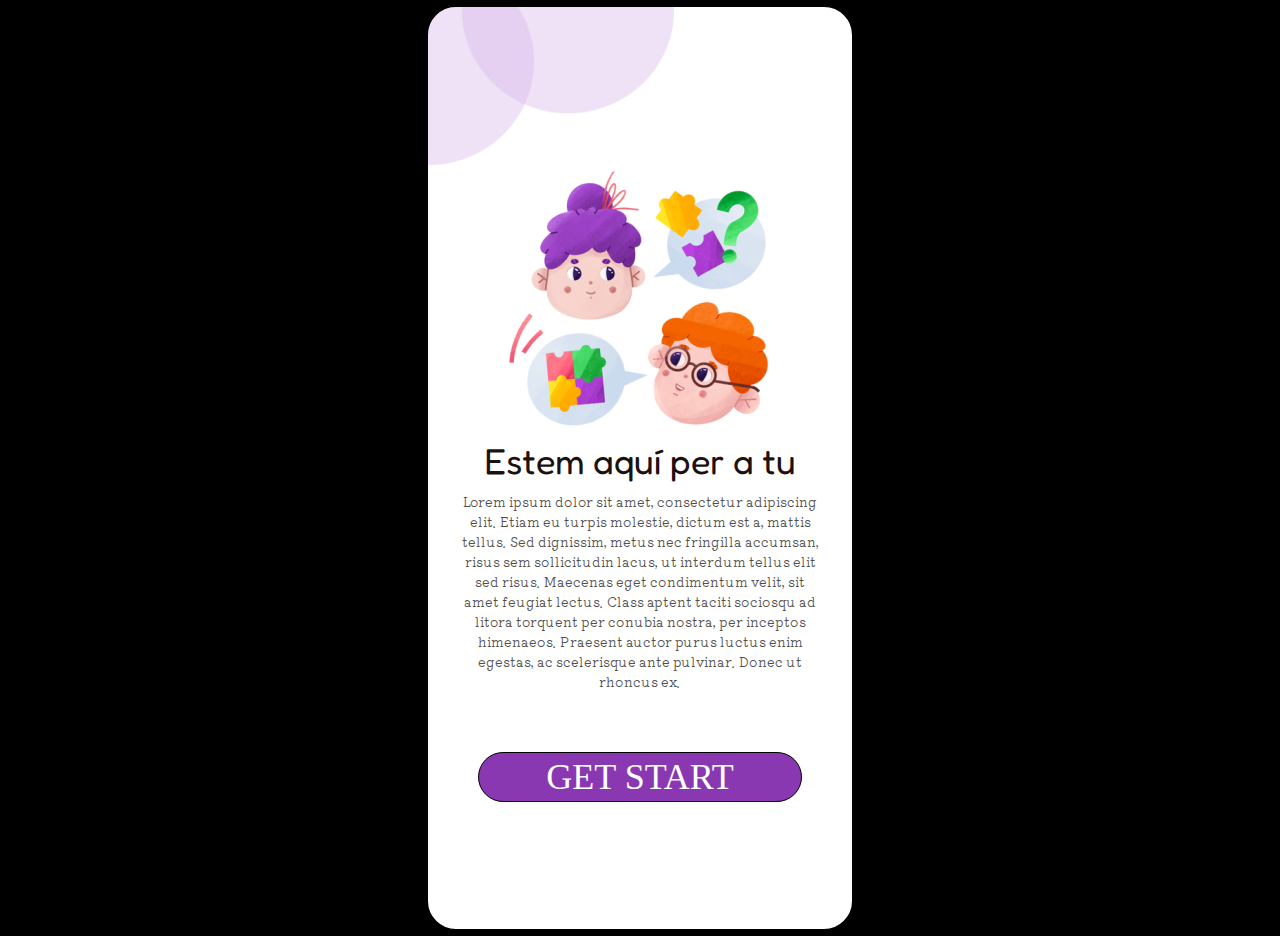
<file: index.html>
<!DOCTYPE html>
<html lang="en">
<head>
    <meta charset="UTF-8">
    <meta http-equiv="X-UA-Compatible" content="IE=edge">
    <meta name="viewport" content="width=device-width, initial-scale=1.0">
    <title>Document</title>
    <link rel="stylesheet" href="style.css">
</head>

<body>
    <div class="continare">
        <div class="all">
            <div class="cercle">
                <img class="image_cercle" src="./image/style cercle.png" alt="">
            </div>
            <div class="logo">
                <img src="./image/bonbon-friendly-doctor-helping-young-girl-treating-psychological-problem-3 2.png"
                    alt="">
            </div>
            <div class="title_phargraph h1index1">
                <h1>Estem aquí per a tu</h1>
                <p>Lorem ipsum dolor sit amet, consectetur adipiscing elit. Etiam eu turpis molestie, dictum est a,
                    mattis
                    tellus. Sed
                    dignissim, metus nec fringilla accumsan, risus sem sollicitudin lacus, ut interdum tellus elit sed
                    risus. Maecenas eget
                    condimentum velit, sit amet feugiat lectus. Class aptent taciti sociosqu ad litora torquent per
                    conubia
                    nostra, per
                    inceptos himenaeos. Praesent auctor purus luctus enim egestas, ac scelerisque ante pulvinar. Donec
                    ut
                    rhoncus ex.</p>
            </div>
            <div class="bt_getstart">
                <a href="./index2.html">Get Start</a>
            </div>
        </div>

    </div>

</body>

</html>
</file>
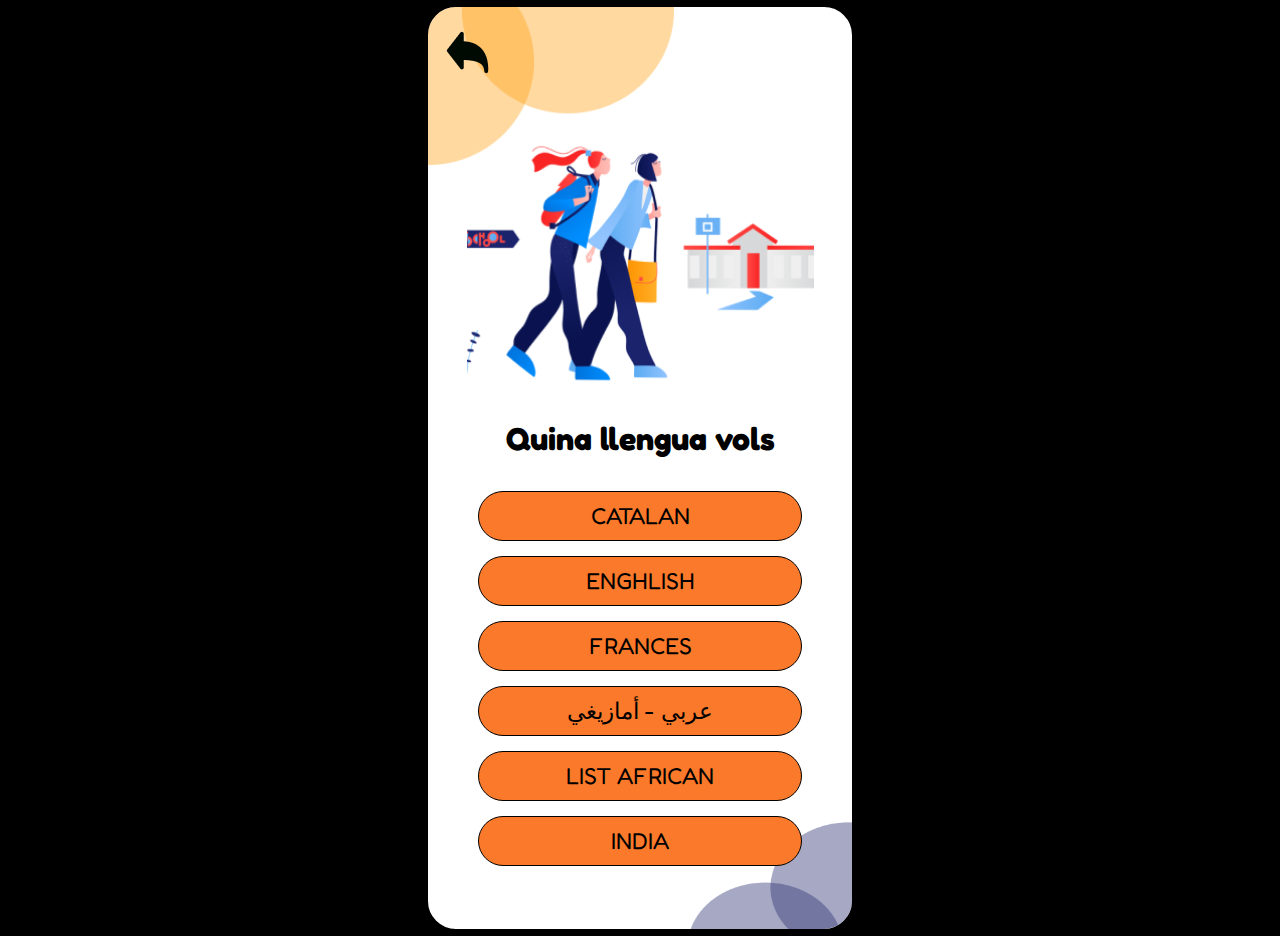
<file: index10.html>
<!DOCTYPE html>
<html lang="en">

<head>
    <meta charset="UTF-8">
    <meta http-equiv="X-UA-Compatible" content="IE=edge">
    <meta name="viewport" content="width=device-width, initial-scale=1.0">
    <title>MENU</title>
    <link rel="stylesheet" href="style.css">
</head>

<body>
    <div class="continare">
        <div class="all">
            <div class="cercle">
                <img class="image_cercle" src="./image/style cercle_shool.png" alt="">
                <a href="./index6.html"> <img class="back" src="./image/back.png" alt="back"></a>
            </div>


            <div class="logo logo_index10">
                <img src="./image/clip-road-to-school 1.png" alt="salut">

            </div>
            <h1 class="title_index7">Quina llengua vols</h1>
            <div class="btn btn_for_all_index7 ">
                <div class="bt_getstart btn_index7 btn_index10">
                    <a href="#">CATALAN</a>
                </div>
                <div class="bt_getstart btn_index7 btn_index10">
                    <a href="#">ENGHLISH</a>
                </div>
                <div class="bt_getstart btn_index7 btn_index10">
                    <a href="#">FRANCES</a>
                </div>
                <div class="bt_getstart btn_index7 btn_index10">
                    <a href="#">عربي - أمازيغي</a>
                </div>
                <div class="bt_getstart btn_index7 btn_index10">
                    <a href="#">List African</a>
                </div>
                <div class="bt_getstart btn_index7 btn_index10">
                    <a href="#">India</a>
                </div>
            </div>

        </div>
        <div class="last_cercle color_last_cercle">
            <img src="./image/last_cercle_services.png" alt="style cercle">
        </div>
</file>
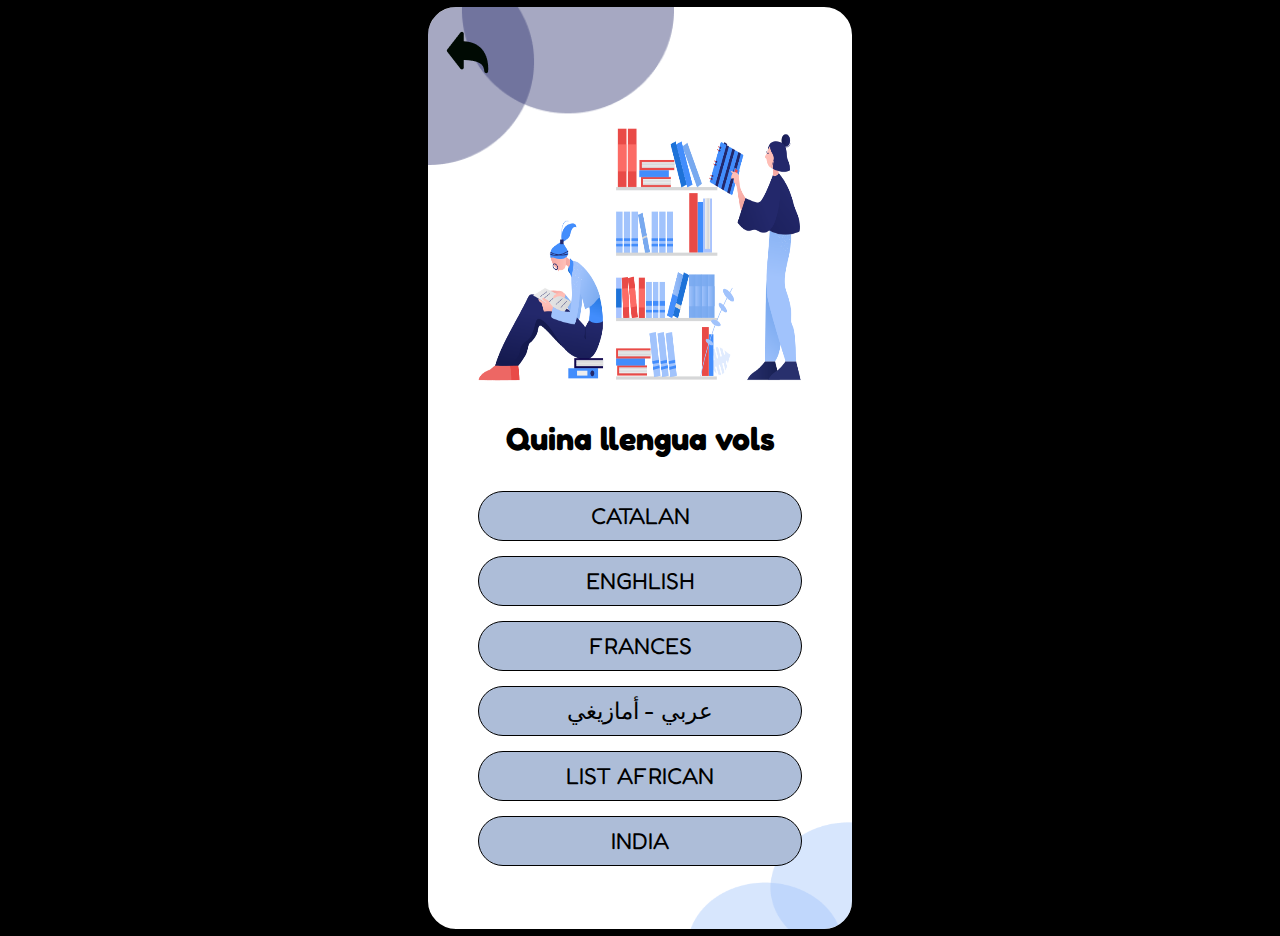
<file: index11.html>
<!DOCTYPE html>
<html lang="en">

<head>
    <meta charset="UTF-8">
    <meta http-equiv="X-UA-Compatible" content="IE=edge">
    <meta name="viewport" content="width=device-width, initial-scale=1.0">
    <title>MENU</title>
    <link rel="stylesheet" href="style.css">
</head>

<body>
    <div class="continare">
        <div class="all">
            <div class="cercle">
                <img class="image_cercle" src="./image/first_libery.png" alt="">
                <a href="./index6.html"> <img class="back" src="./image/back.png" alt="back"></a>
            </div>


            <div class="logo logo_index10">
                <img src="./image/library.png" alt="salut">

            </div>
            <h1 class="title_index7">Quina llengua vols</h1>
            <div class="btn btn_for_all_index7 ">
                <div class="bt_getstart btn_index7 btn_index11">
                    <a href="#">CATALAN</a>
                </div>
                <div class="bt_getstart btn_index7 btn_index11">
                    <a href="#">ENGHLISH</a>
                </div>
                <div class="bt_getstart btn_index7 btn_index11">
                    <a href="#">FRANCES</a>
                </div>
                <div class="bt_getstart btn_index7 btn_index11">
                    <a href="#">عربي - أمازيغي</a>
                </div>
                <div class="bt_getstart btn_index7 btn_index11">
                    <a href="#">List African</a>
                </div>
                <div class="bt_getstart btn_index7 btn_index11">
                    <a href="#">India</a>
                </div>
            </div>

        </div>
        <div class="last_cercle color_last_cercle">
            <img src="./image/last_libry.png" alt="style cercle">
        </div>
</file>
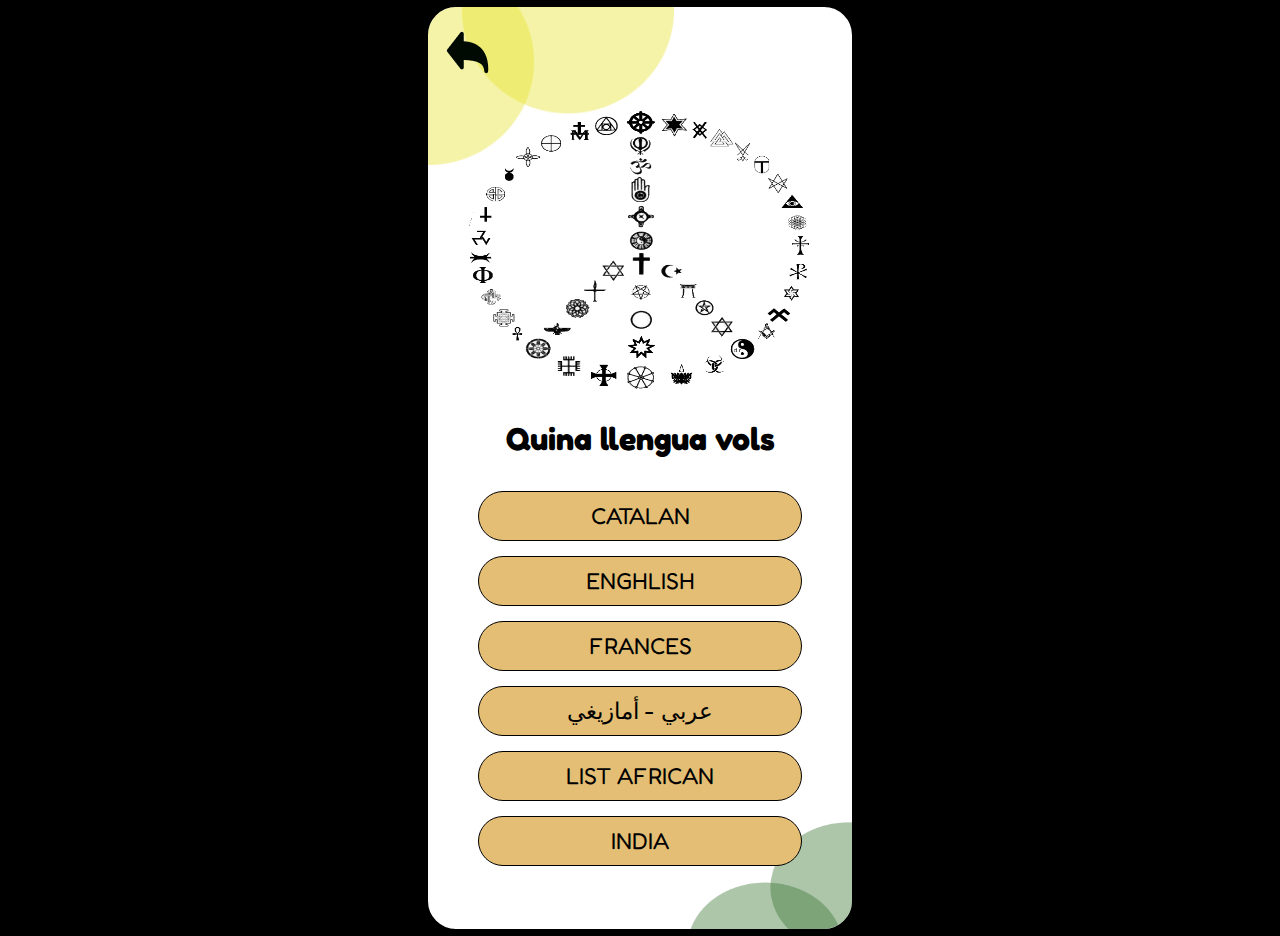
<file: index12.html>
<!DOCTYPE html>
<html lang="en">

<head>
    <meta charset="UTF-8">
    <meta http-equiv="X-UA-Compatible" content="IE=edge">
    <meta name="viewport" content="width=device-width, initial-scale=1.0">
    <title>MENU</title>
    <link rel="stylesheet" href="style.css">
</head>

<body>
    <div class="continare">
        <div class="all">
            <div class="cercle">
                <img class="image_cercle" src="./image/style cercle_religeio.png" alt="">
                <a href="./index6.html"> <img class="back" src="./image/back.png" alt="back"></a>
            </div>


            <div class="logo logo_index10">
                <img src="./image/Religious-Symbols-PNG-Download-Image (1).png" alt="salut">

            </div>
            <h1 class="title_index7">Quina llengua vols</h1>
            <div class="btn btn_for_all_index7 ">
                <div class="bt_getstart btn_index7 btn_index12">
                    <a href="#">CATALAN</a>
                </div>
                <div class="bt_getstart btn_index7 btn_index12">
                    <a href="#">ENGHLISH</a>
                </div>
                <div class="bt_getstart btn_index7 btn_index12">
                    <a href="#">FRANCES</a>
                </div>
                <div class="bt_getstart btn_index7 btn_index12">
                    <a href="#">عربي - أمازيغي</a>
                </div>
                <div class="bt_getstart btn_index7 btn_index12">
                    <a href="#">List African</a>
                </div>
                <div class="bt_getstart btn_index7 btn_index12">
                    <a href="#">India</a>
                </div>
            </div>

        </div>
        <div class="last_cercle color_last_cercle">
            <img src="./image/last_reliogio.png
            " alt="style cercle">
        </div>
</file>
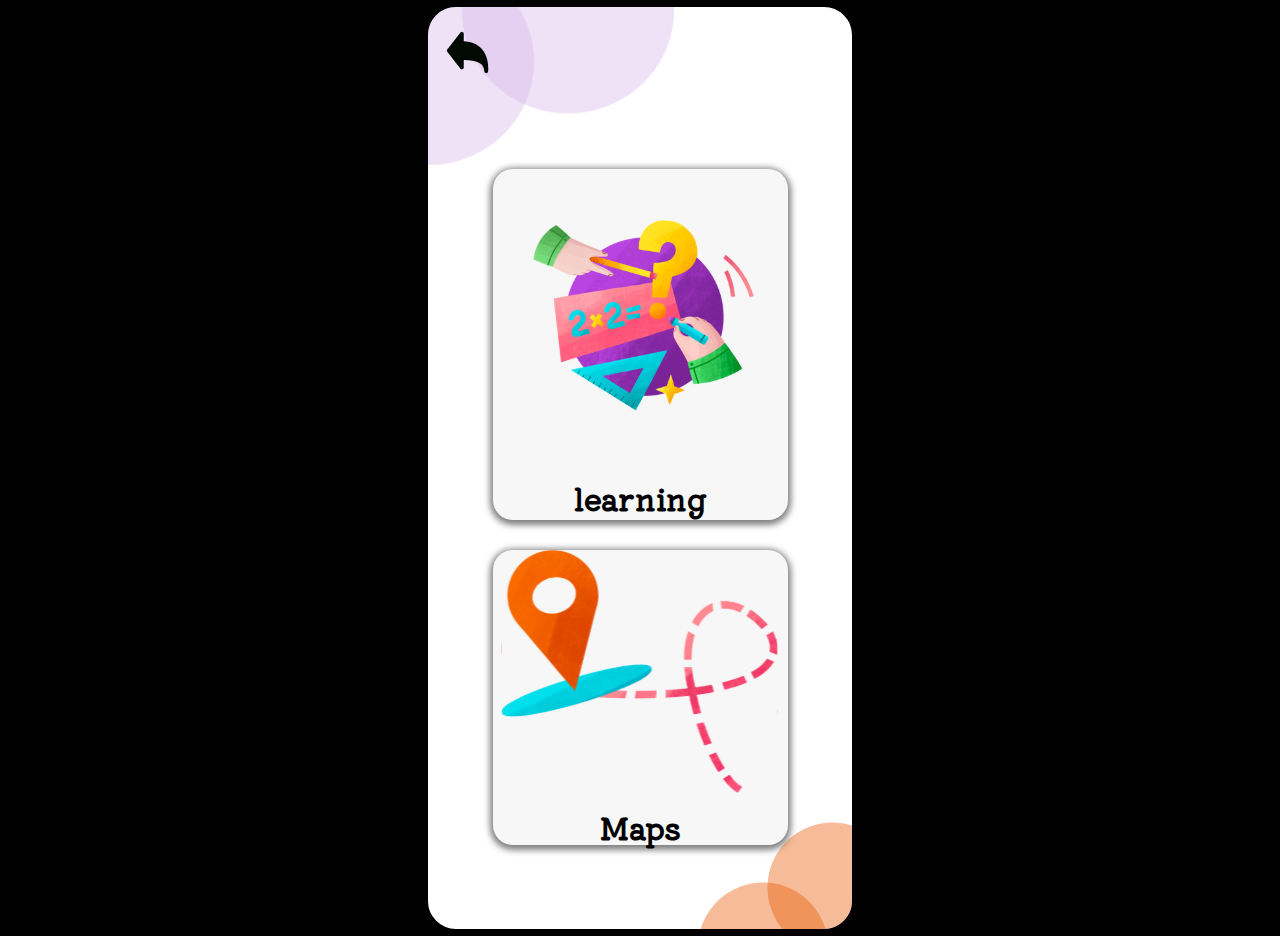
<file: index2.html>
<!DOCTYPE html>
<html lang="en">

<head>
    <meta charset="UTF-8">
    <meta http-equiv="X-UA-Compatible" content="IE=edge">
    <meta name="viewport" content="width=device-width, initial-scale=1.0">
    <title>Document</title>
    <link rel="stylesheet" href="style.css">
</head>

<body>
    <div class="continare ">
        <div class="all">
            <div class="cercle">
                <img class="image_cercle" src="./image/style cercle.png" alt="style cercle">
                <a href="./index.html"> <img class="back" src="./image/back.png" alt="back"></a>
            </div>
            <div class="languge_maps">
                <div class="languge">
                    <a href="./index3.html"> <img src="./image/languge.svg" alt="languge"></a>
                    <h2>learning</h2>
                </div>
                <div class="maps">
                    <a href="./index5.html"><img src="./image/maps.svg" alt="maps"></a>
                    <h2>Maps</h2>
                </div>
            </div>
            <div class="last_cercle">
                <img src="./image/style cercle.svg" alt="last_cercle">
            </div>
        </div>


    </div>
</body>

</html>
</file>
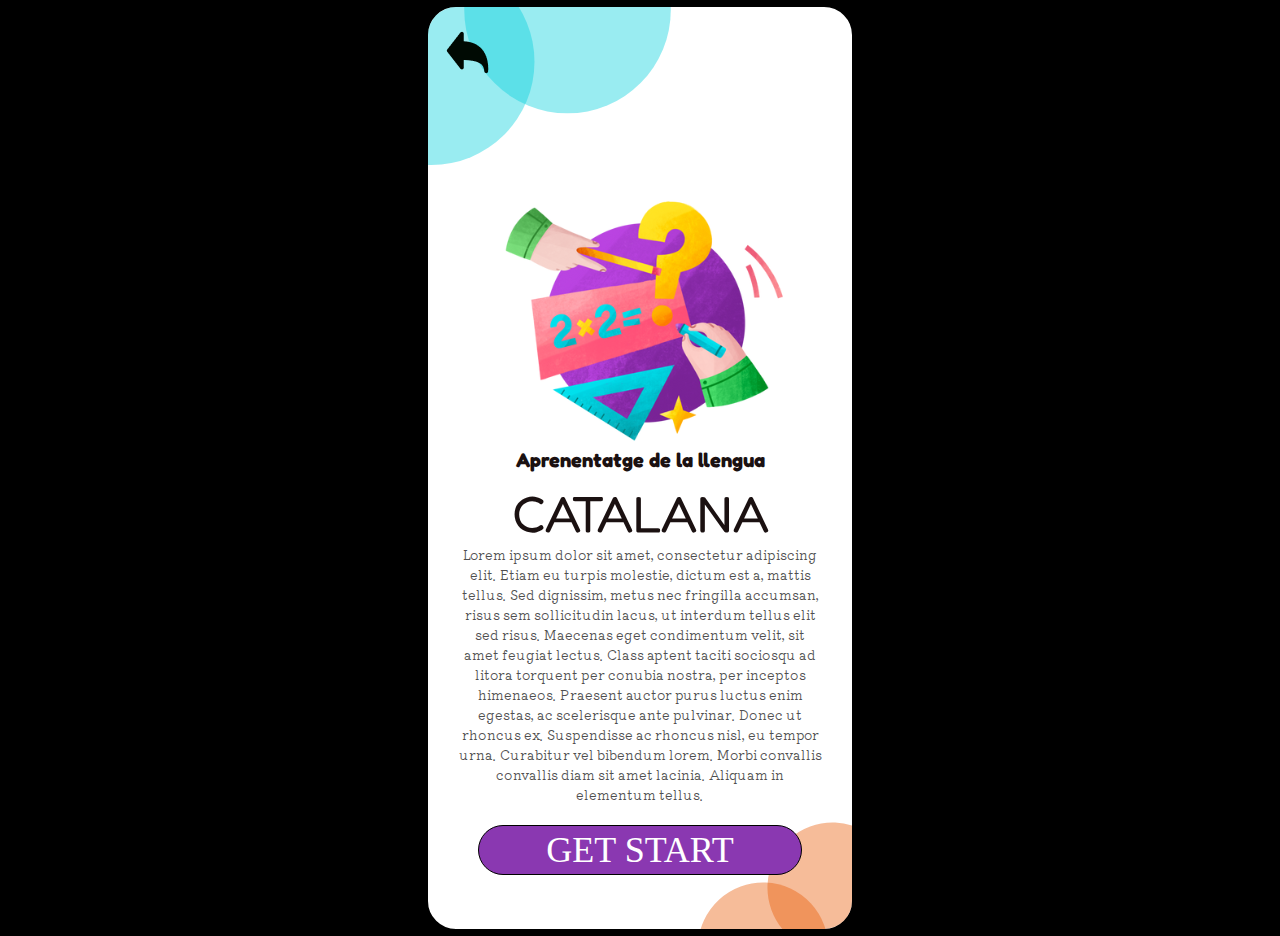
<file: index3.html>
<!DOCTYPE html>
<html lang="en">

<head>
    <meta charset="UTF-8">
    <meta http-equiv="X-UA-Compatible" content="IE=edge">
    <meta name="viewport" content="width=device-width, initial-scale=1.0">
    <title>Document</title>
    <link rel="stylesheet" href="style.css">
</head>

<body>
    <div class="continare">
        <div class="all">
            <div class="cercle">
                <img class="image_cercle" src="./image/style cercle_languge.svg" alt="">
                <a href="./index2.html"> <img class="back" src="./image/back.png" alt="back"></a>
            </div>
            <div class="logo logo_index3">
                <img src="./image/bonbon-parent-helping-child-do-math-homework-1 1.svg" alt="">
            </div>
            <div class="title_phargraph">
                <h2>Aprenentatge de la llengua</h2>
                <h1>CATALANA</h1>
                <p>Lorem ipsum dolor sit amet, consectetur adipiscing elit. Etiam eu turpis molestie, dictum est a,
                    mattis tellus.
                    Sed
                    dignissim, metus nec fringilla accumsan, risus sem sollicitudin lacus, ut interdum tellus elit sed
                    risus.
                    Maecenas eget
                    condimentum velit, sit amet feugiat lectus. Class aptent taciti sociosqu ad litora torquent per
                    conubia nostra,
                    per
                    inceptos himenaeos. Praesent auctor purus luctus enim egestas, ac scelerisque ante pulvinar. Donec
                    ut rhoncus
                    ex.
                    Suspendisse ac rhoncus nisl, eu tempor urna. Curabitur vel bibendum lorem. Morbi convallis convallis
                    diam sit
                    amet
                    lacinia. Aliquam in elementum tellus.
                </p>
            </div>
            <div class="bt_getstart bt_get">
                <a href="./index4.html">Get Start</a>
            </div>
            <div class="last_cercle color_last_cercle">
                <img src="./image/style cercle.svg" alt="style cercle">
            </div>

        </div>

    </div>
</body>

</html>
</file>
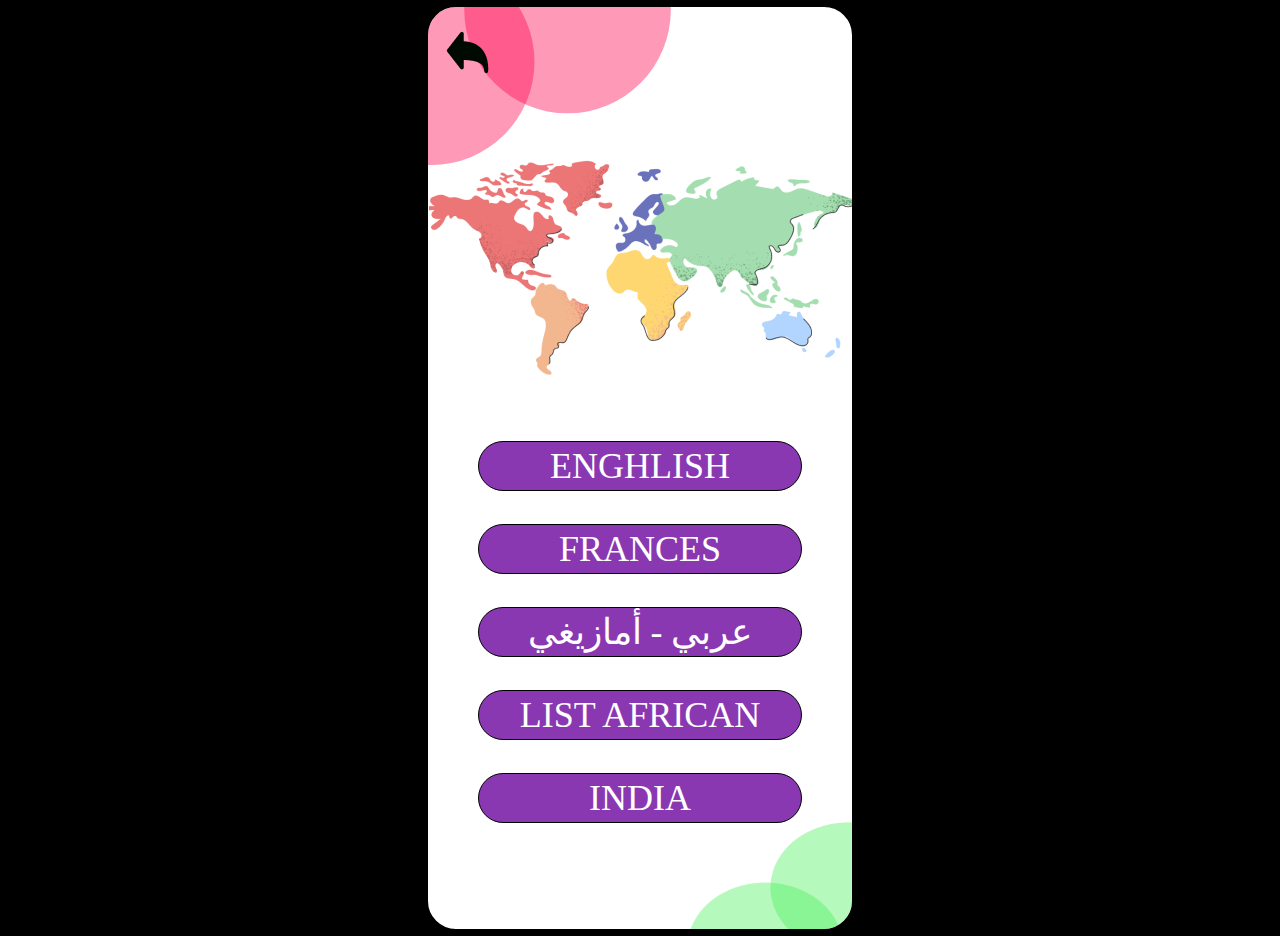
<file: index4.html>
<!DOCTYPE html>
<html lang="en">

<head>
    <meta charset="UTF-8">
    <meta http-equiv="X-UA-Compatible" content="IE=edge">
    <meta name="viewport" content="width=device-width, initial-scale=1.0">
    <title>CATALAN</title>
    <link rel="stylesheet" href="style.css">
</head>

<body>
    <div class="continare conatiner_index2">
        <div class="cercle cercle_index2">
            <img class="image_cercle" src="./image/style cercle_rusia.svg" alt="">
            <a href="./index3.html"> <img class="back" src="./image/back.png" alt="back"></a>
        </div>
        <div class="logo logo_index4">
            <img src="./image/maps_languge.png" alt="">
        </div>
<div class="btn">
    <div class="bt_getstart btn_index4">
        <a href="#">ENGHLISH</a>
    </div>
    <div class="bt_getstart btn_index4">
        <a href="#">FRANCES</a>
    </div>
    <div class="bt_getstart btn_index4">
        <a href="#">عربي - أمازيغي</a>
    </div>
    <div class="bt_getstart btn_index4">
        <a href="#">List African</a>
    </div>
    <div class="bt_getstart btn_index4">
        <a href="#">India</a>
    </div>
</div>
        
        <div class="last_cercle color_last_cercle">
            <img src="./image/style cercle_green.png" alt="style cercle">
        </div>


    </div>
</body>

</html>
</file>
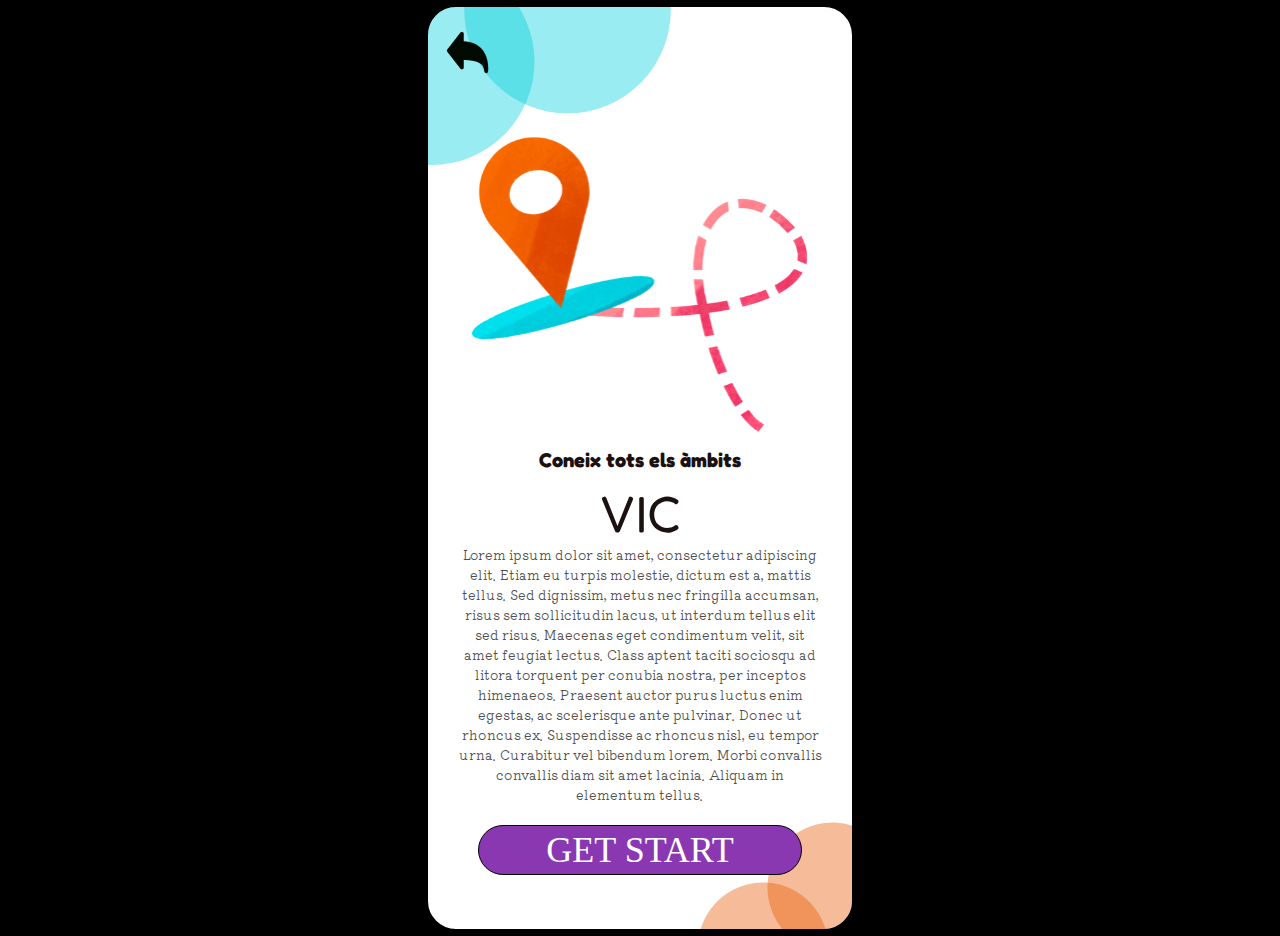
<file: index5.html>
<!DOCTYPE html>
<html lang="en">

<head>
    <meta charset="UTF-8">
    <meta http-equiv="X-UA-Compatible" content="IE=edge">
    <meta name="viewport" content="width=device-width, initial-scale=1.0">
    <title>MAPS</title>
    <link rel="stylesheet" href="style.css">
</head>

<body>
    <div class="continare">
<div class="all">
    <div class="cercle">
        <img class="image_cercle" src="./image/style cercle_languge.svg" alt="">
        <a href="./index2.html"> <img class="back" src="./image/back.png" alt="back"></a>
    </div>
    <div class="logo logo_index3">
        <img src="./image/maps.svg" alt="">
    </div>
    <div class="title_phargraph">
        <h2>Coneix tots els àmbits</h2>
        <h1>VIC</h1>
        <p>Lorem ipsum dolor sit amet, consectetur adipiscing elit. Etiam eu turpis molestie, dictum est a,
            mattis tellus.
            Sed
            dignissim, metus nec fringilla accumsan, risus sem sollicitudin lacus, ut interdum tellus elit sed
            risus.
            Maecenas eget
            condimentum velit, sit amet feugiat lectus. Class aptent taciti sociosqu ad litora torquent per
            conubia nostra,
            per
            inceptos himenaeos. Praesent auctor purus luctus enim egestas, ac scelerisque ante pulvinar. Donec
            ut rhoncus
            ex.
            Suspendisse ac rhoncus nisl, eu tempor urna. Curabitur vel bibendum lorem. Morbi convallis convallis
            diam sit
            amet
            lacinia. Aliquam in elementum tellus.
        </p>
    </div>
    <div class="bt_getstart bt_get">
        <a href="./index6.html">Get Start</a>
    </div>
    <div class="last_cercle color_last_cercle">
        <img src="./image/style cercle.svg" alt="style cercle">
    </div>

</body>

</html>
</file>
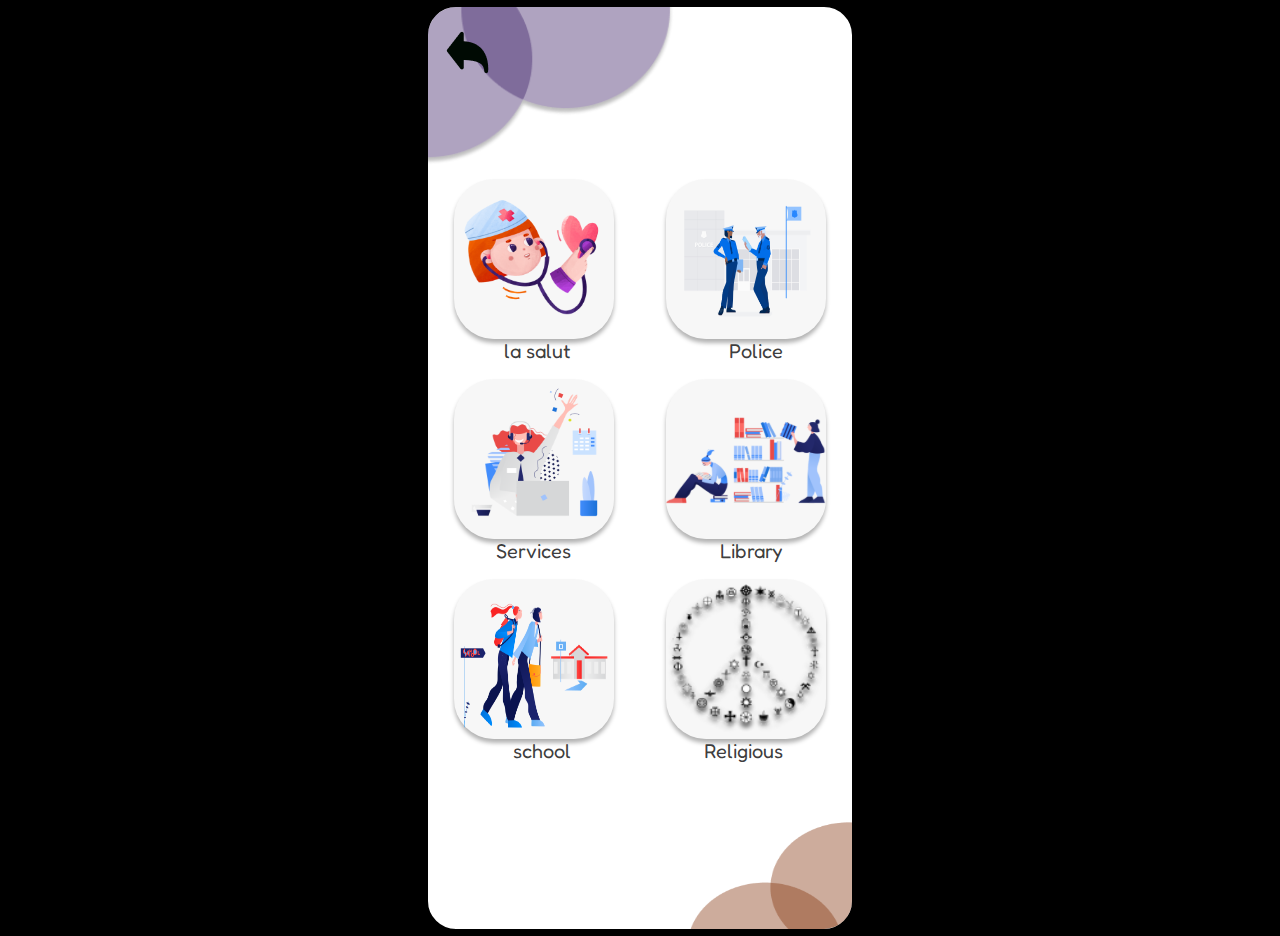
<file: index6.html>
<!DOCTYPE html>
<html lang="en">

<head>
    <meta charset="UTF-8">
    <meta http-equiv="X-UA-Compatible" content="IE=edge">
    <meta name="viewport" content="width=device-width, initial-scale=1.0">
    <title>MENU</title>
    <link rel="stylesheet" href="style.css">
</head>

<body>
    <div class="continare">
        <div class="all">
            <div class="cercle">
                <img class="image_cercle" src="./image/style cercle_menu.png" alt="">
                <a href="./index2.html"> <img class="back" src="./image/back.png" alt="back"></a>
            </div>
            <div class="menu">
                <a href="./index7.html">
                    <div class="menu_list ">
                        <img src="./image/salut.png" alt="la_salut">
                        <h2>la salut</h2>
                    </div>
                </a>
                <a href="./index8.html">
                    <div class="menu_list ">
                        <img src="./image/police.png" alt="Police">
                        <h2>Police</h2>
                    </div>
                </a>
                <a href="./index9.html">
                    <div class="menu_list ">
                        <img src="./image/service.png" alt="Services">
                        <h2>Services</h2>
                    </div>
                </a>
                <a href="./index11.html">
                    <div class="menu_list ">
                        <img src="./image/library.svg" alt="Library">
                        <h2>Library</h2>
                    </div>
                </a>
                <a href="./index10.html">
                    <div class="menu_list ">
                        <img src="./image/school.png" alt="school">
                        <h2>school</h2>
                    </div>
                </a>
                <a href="./index12.html">
                    <div class="menu_list ">
                        <img src="./image/Religious.png" alt="Religious">
                        <h2>Religious</h2>
                    </div>
                </a>
            </div>
            <div class="last_cercle color_last_cercle">
                <img src="./image/last_cercle_menu.png" alt="style cercle">
            </div>

</body>

</html>
</file>
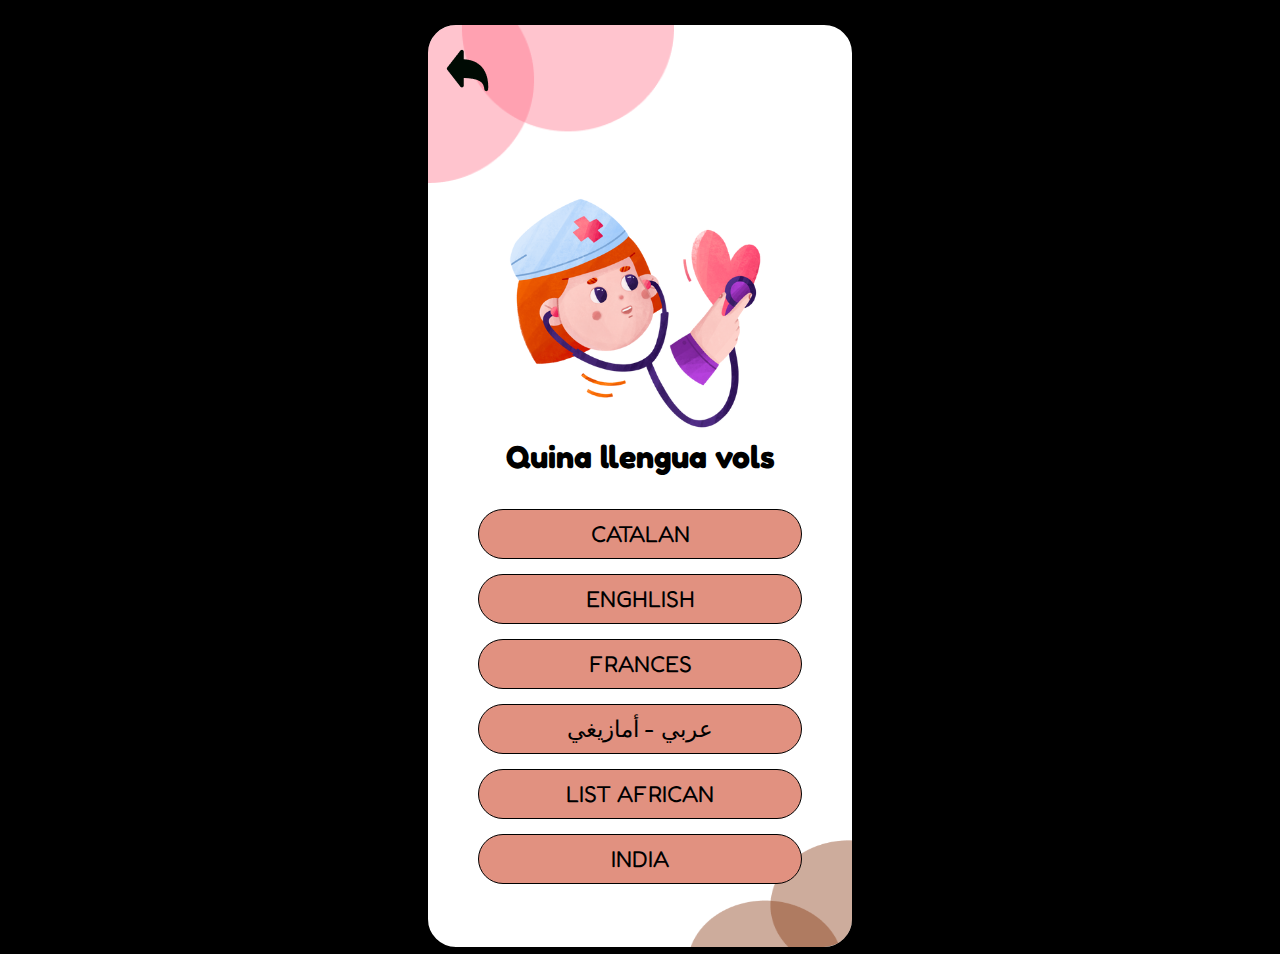
<file: index7.html>
<!DOCTYPE html>
<html lang="en">

<head>
    <meta charset="UTF-8">
    <meta http-equiv="X-UA-Compatible" content="IE=edge">
    <meta name="viewport" content="width=device-width, initial-scale=1.0">
    <title>MENU</title>
    <link rel="stylesheet" href="style.css">
</head>git init

<body>
    <div class="continare">
        <div class="all">
            <div class="cercle">
                <img class="image_cercle" src="./image/style cercle_index7.png" alt="">
                <a href="./index6.html"> <img class="back" src="./image/back.png" alt="back"></a>
            </div>


            <div class="logo logo_index7">
                <img src="./image/salut.png" alt="salut">

            </div>
            <h1 class="title_index7">Quina llengua vols</h1>
            <div class="btn btn_for_all_index7">
                <div class="bt_getstart btn_index7">
                    <a href="#">CATALAN</a>
                </div>
                <div class="bt_getstart btn_index7">
                    <a href="#">ENGHLISH</a>
                </div>
                <div class="bt_getstart btn_index7">
                    <a href="#">FRANCES</a>
                </div>
                <div class="bt_getstart btn_index7">
                    <a href="#">عربي - أمازيغي</a>
                </div>
                <div class="bt_getstart btn_index7">
                    <a href="#">List African</a>
                </div>
                <div class="bt_getstart btn_index7">
                    <a href="#">India</a>
                </div>
            </div>

        </div>
        <div class="last_cercle color_last_cercle">
            <img src="./image/last_cercle_menu.png" alt="style cercle">
        </div>
</file>
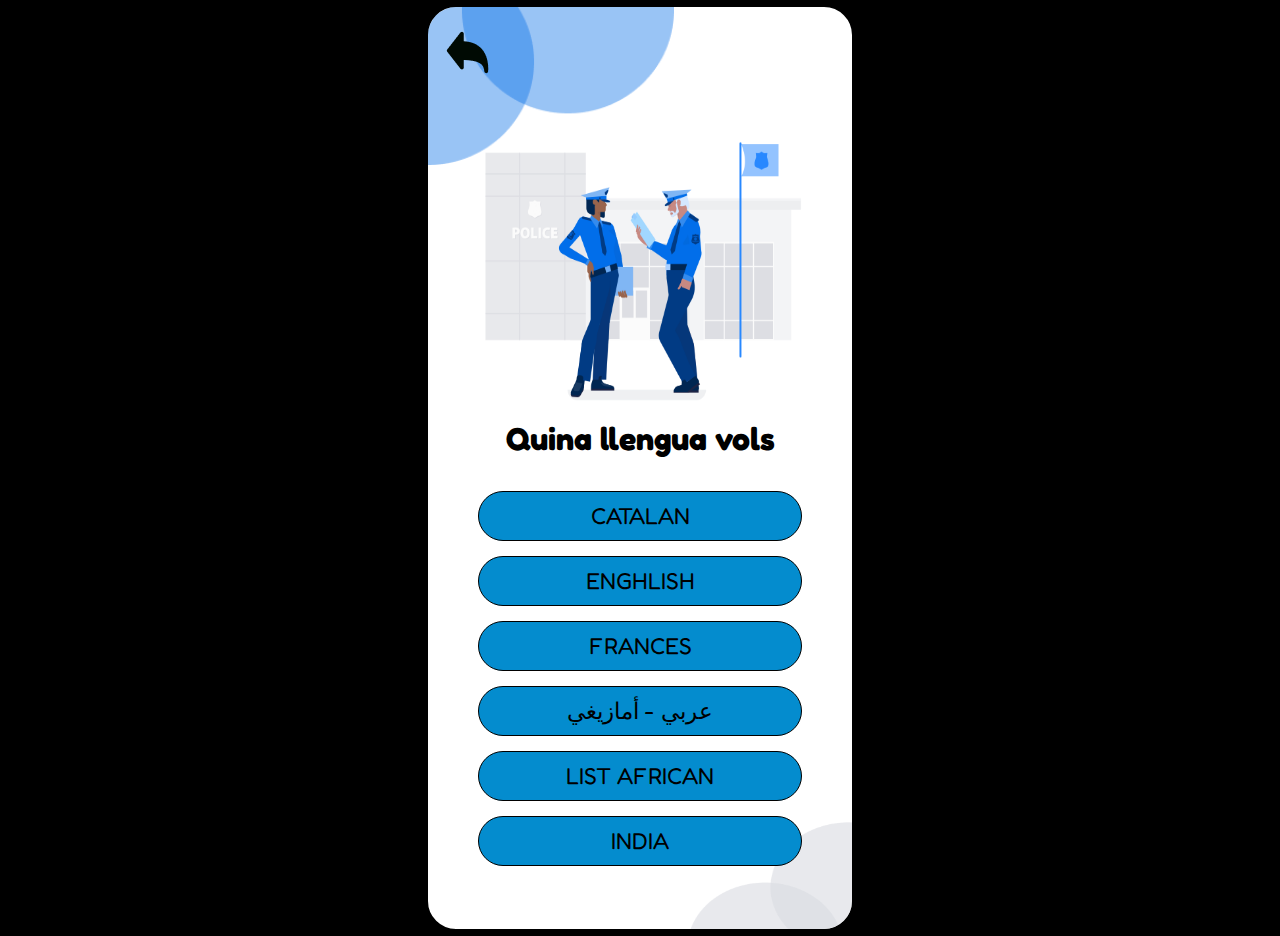
<file: index8.html>
<!DOCTYPE html>
<html lang="en">

<head>
    <meta charset="UTF-8">
    <meta http-equiv="X-UA-Compatible" content="IE=edge">
    <meta name="viewport" content="width=device-width, initial-scale=1.0">
    <title>MENU</title>
    <link rel="stylesheet" href="style.css">
</head>

<body>
    <div class="continare">
        <div class="all">
            <div class="cercle">
                <img class="image_cercle" src="./image/style cercle_police.png" alt="">
                <a href="./index6.html"> <img class="back" src="./image/back.png" alt="back"></a>
            </div>


            <div class="logo logo_index8">
                <img src="./image/police.png" alt="salut">

            </div>
            <h1 class="title_index7">Quina llengua vols</h1>
            <div class="btn btn_for_all_index7 ">
                <div class="bt_getstart btn_index7 btn_index8">
                    <a href="#">CATALAN</a>
                </div>
                <div class="bt_getstart btn_index7 btn_index8">
                    <a href="#">ENGHLISH</a>
                </div>
                <div class="bt_getstart btn_index7 btn_index8">
                    <a href="#">FRANCES</a>
                </div>
                <div class="bt_getstart btn_index7 btn_index8">
                    <a href="#">عربي - أمازيغي</a>
                </div>
                <div class="bt_getstart btn_index7 btn_index8">
                    <a href="#">List African</a>
                </div>
                <div class="bt_getstart btn_index7 btn_index8">
                    <a href="#">India</a>
                </div>
            </div>

        </div>
        <div class="last_cercle color_last_cercle">
            <img src="./image/last_style cercle_ploice.png" alt="style cercle">
        </div>
</file>
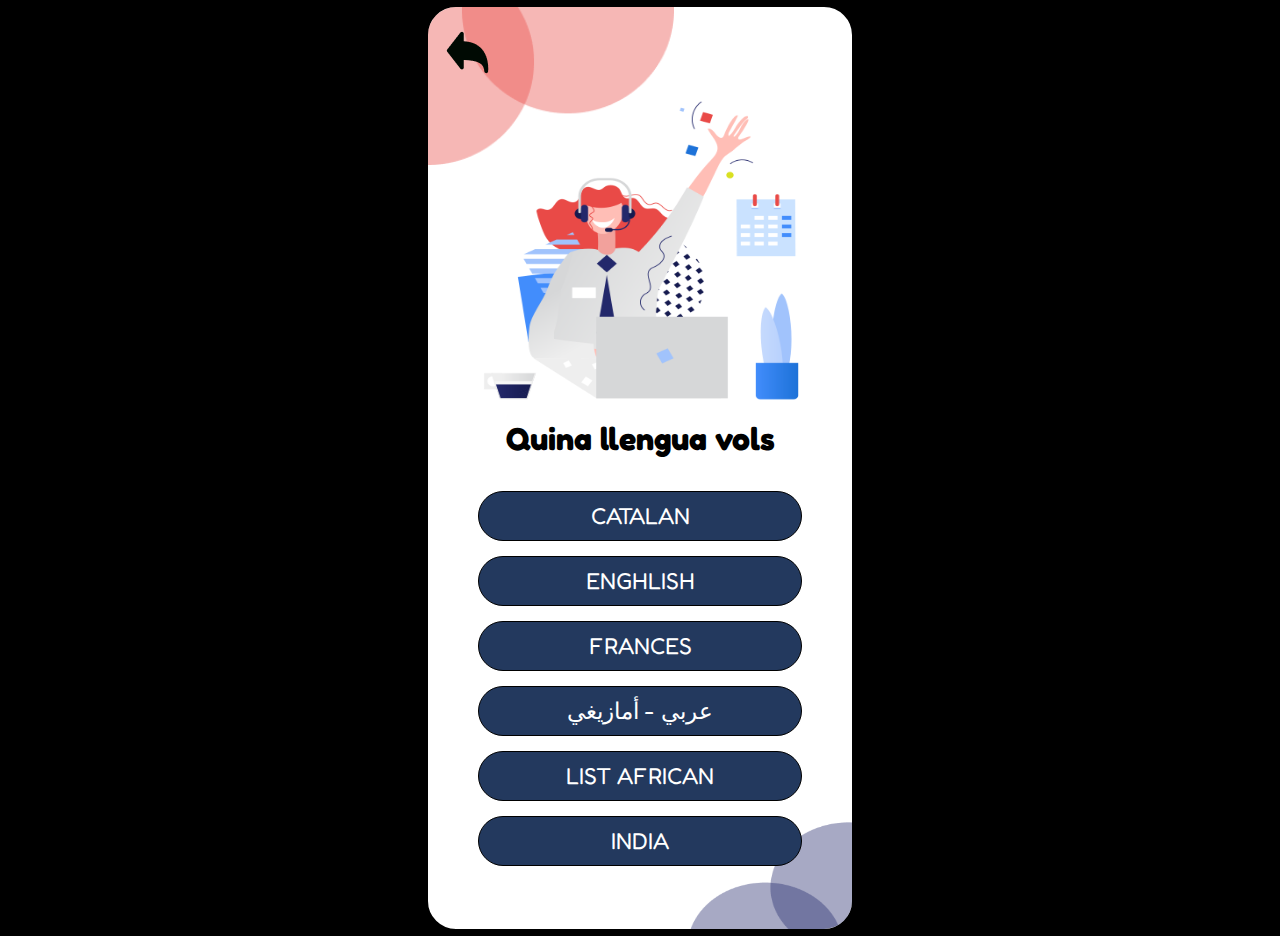
<file: index9.html>
<!DOCTYPE html>
<html lang="en">

<head>
    <meta charset="UTF-8">
    <meta http-equiv="X-UA-Compatible" content="IE=edge">
    <meta name="viewport" content="width=device-width, initial-scale=1.0">
    <title>MENU</title>
    <link rel="stylesheet" href="style.css">
</head>

<body>
    <div class="continare">
        <div class="all">
            <div class="cercle">
                <img class="image_cercle" src="./image/style cercle_services.png" alt="">
                <a href="./index6.html"> <img class="back" src="./image/back.png" alt="back"></a>
            </div>


            <div class="logo logo_index8">
                <img src="./image/service.png" alt="salut">

            </div>
            <h1 class="title_index7">Quina llengua vols</h1>
            <div class="btn btn_for_all_index7 ">
                <div class="bt_getstart btn_index7 btn_index9">
                    <a href="#">CATALAN</a>
                </div>
                <div class="bt_getstart btn_index7 btn_index9">
                    <a href="#">ENGHLISH</a>
                </div>
                <div class="bt_getstart btn_index7 btn_index9">
                    <a href="#">FRANCES</a>
                </div>
                <div class="bt_getstart btn_index7 btn_index9">
                    <a href="#">عربي - أمازيغي</a>
                </div>
                <div class="bt_getstart btn_index7 btn_index9">
                    <a href="#">List African</a>
                </div>
                <div class="bt_getstart btn_index7 btn_index9">
                    <a href="#">India</a>
                </div>
            </div>

        </div>
        <div class="last_cercle color_last_cercle">
            <img src="./image/last_cercle_services.png" alt="style cercle">
        </div>
</file>
<file: style.css>
@import url("https://fonts.googleapis.com/css2?family=Hurricane&family=Kiwi+Maru:wght@300&family=Lobster&display=swap");
@import url("https://fonts.googleapis.com/css2?family=Gentium+Book+Basic&family=Hurricane&family=Kiwi+Maru:wght@300&family=Lobster&display=swap");
@import url('https://fonts.googleapis.com/css2?family=Fredoka+One&family=Gentium+Book+Basic&family=Hurricane&family=Kiwi+Maru:wght@300&family=Lobster&display=swap');
* {
  margin: 0;
  padding: 0;
  box-sizing: border-box;
}
body {
  background-color: #000000;
}
/* this css for index.HTML */
.continare {
  position: relative;
  border: 2px solid black;

  width: 428px;
  height: 926px;
  margin: 5px auto;
  background: #ffffff;
  border-radius: 30px;
  overflow: hidden;
}
.all{
  display: flex;
    flex-direction: column;
}
.cercle {
  width: 100%;
      height: 152px;
}
.image_cercle {
  z-index: 0;
  width: 246px;
  height: 158px;
  position:absolute;
  top: 0px;
  left: 0px;
}
.logo {
  width: 100%;
  display: flex;
  justify-content: center;
}

.title_phargraph{
  margin-top: 20px;
}

.title_phargraph h1 {
font-family: 'Fredoka One';
  font-style: normal;
  font-weight: 400;
    font-size: 51px;
  line-height: 43px;
  text-align: center;
  color: #1b1111;
  margin: 10px 10px;
}
.h1index1 h1 {
  font-size: 36px;
}
.title_phargraph p {
  margin: 10px 30px;
  font-family: "Kiwi Maru";
  font-style: normal;
  font-weight: 400;
  font-size: 13px;
  line-height: 20px;
  text-align: center;

  color: rgba(0, 0, 0, 0.7);
}
.bt_getstart a {
 text-transform: uppercase;
  font-family: "Gentium Book Basic";
  font-style: normal;
  font-weight: 400;
  font-size: 36px;
  line-height: 42px;
  text-decoration: none;
  text-align: center;
  margin: auto;
  color: #ffffff;
}
.bt_getstart {
  cursor: pointer;
  display: flex;
  justify-content: center;
  height: 50px;
  margin: 50px 50px 20px 50px;
  background: #8a38b1;
  border: 1px solid #000000;
  border-radius: 50px;
}
.bt_getstart:hover {
  background: #e95701;
}
/* ******************************* */

/* THIS CSS FOR INDEX2.HTML */


.back {
  position: relative;
    top: 24px;
      left: 18px;
      z-index: 1;
}
.languge_maps {
  width: 100%;
  display: flex;
  justify-content: center;
  flex-direction: column;
  align-items: center;
  text-align: center;
    font-family: "Kiwi Maru";
      font-style: normal;
      font-weight: 400;
      font-size: 20px;
      line-height: 43px;
      padding: 10px;
      margin-bottom:5px ;
}
.languge {
  margin-bottom: 20px;
  background: rgba(217, 217, 217, 0.2);
  box-shadow: 0px 2px 6px 3px rgba(0, 0, 0, 0.5);
  border-radius: 20px;
  cursor: pointer;
}
.languge:hover {
  background-color: #000000c6;
  color: #ffffff;
}
.languge img {
  height: 295px;
  width: 295px;
}
.maps {
  margin-top: 10px;
  background: rgba(217, 217, 217, 0.2);
  box-shadow: 0px 2px 6px 3px rgba(0, 0, 0, 0.5);
  border-radius: 20px;
  height: 295px;
  width: 295px;
  cursor: pointer;
}
.maps:hover {
  background-color: #000000c6;
  color: #ffffff;
}
.maps img {
  height: 243px;
  width: 280px;
}

.last_cercle {
  width: 100%;
}
.last_cercle img {
  position: absolute;
width: 200px;
  height: 125px;

  bottom: 0px;
  right: 0px;
}


/* THIS CSS FOR INDEX3.HTML */



.bt_get{
    z-index: 1;
    margin-top: 10px;
}
.logo{
    position: relative;
      height: 250px;
      
 
}
.logo_index3{
      top: -60px;
}
.logo img{
  position: absolute;
}

.title_phargraph h2{
font-family: 'Fredoka One';
  font-style: normal;
    font-weight:bold;
    font-size: 20px;
    line-height: 43px;
    text-align: center;
    color: #1b1111;
    margin: 10px 10px;
}







/* THIS FOR INDEX4 */



.logo_index4{
  width: 430.59px;
    height: 214.1px;
}
.btn{
  margin-top: 50px;
  display: flex;
  flex-direction: column;
justify-content: center;
}
.btn_index4{
    margin: 18px 50px 15px 50px;}

/* THIS FOT INDEX5 */
.logo_index3 {
  top: -22px;
}

/* THIS FOR index6 */

.menu{
  width: 100%;
  display: flex;
  /* flex-direction: column; */
flex-wrap: wrap;
justify-content: space-around;
align-items: center;

}
.menu_list{
  position: relative;
  display: flex;
  flex-direction: column;
  justify-content: center;
  text-align: center;
  background: rgba(217, 217, 217, 0.2);
    box-shadow: 0px 4px 4px rgba(0, 0, 0, 0.3);
    border-radius: 40px;
    width: 160px;
      height: 160px;
      margin: 20px;
      cursor: pointer;
}
.menu_list:hover{
  background-color: #000000c6;
}
.menu_list img{
width: 100%;
  height: 150px;
}
.menu  a {
  text-decoration: none;
  color: #000000c6;
  
}
.menu_list h2{
  position: absolute;
  bottom: -29px;
    right: 43px;
    font-family: 'Fredoka One';
      font-style: normal;
      font-weight: 400;
      font-size: 20px;
      line-height: 33px;

}

/* THIS FOR INDEX7 */
.btn_for_all_index7{
  margin-top: 20px;
}
.logo_index7{
  bottom: 10px;
}
.logo_index7 img{
    width: 300px;
      height: 300px;
}
.btn_index7{
  z-index: 1;
 background-color: #E19180;
    margin: 8px 50px 7px 50px;
}
.btn_index7 a{
  color: black;
  font-family: 'Fredoka One';
    font-style: normal;
    font-size: 23px;
}
.btn_index7:hover{
  background-color: #D61C4E;
}
h1.title_index7
{
  text-align: center;
font-family: 'Fredoka One';
  font-style: normal;
  margin: 10px 5px 5px 5px;
}

/* THIS FOR INDEX8 */


.btn_index8{
  background-color: #048CCE;
}
.btn_index8:hover{
  background-color: #7D1E6A;
}
.logo_index8 img {
    width: 400px;
      height: 350px;
      bottom: -32px;  
}


/* THIS FOR INDEX9 */

.btn_index9{
  background-color: #23395E;
}
.btn_index9 a{
  color: white;
}

/* THIS FOR index10 */
.btn_index10{
  background-color: #FB792A;
}
.logo_index10 img{
  bottom: 17px;
    width: 347px;
    height: 283px;
}
/* THIS FOR INDEX11 */
.btn_index11{
  background-color: #ADBDD8;
}

/* THIS FOR INDEX12 */
.btn_index12{
  background-color: #E3BE74;
}














/* MEDIA QUERY FOR INDEX.HTML */
@media screen and (max-width: 425px) {
  .continare {
    width: 420px;
  }
}
@media screen and (max-width: 375px) {
  .continare {
    width: 470px;
  }
}

@media screen and (max-width: 320px) {
  .continare {
    width: 315px;
  }
  .bt_getstart {
    margin-top: 10px;
  }
  .bt_getstart a {
    font-size: 25px;
  }
  .back{
    top: 13px;
      left: 12px;
  }
}

/* MEDIA QUERY FOR INDEX2.HTML */

@media screen and (max-width: 425px) {
  .conatiner_index2 {
    width: 420px;
  }
}

@media screen and (max-width: 375px) {
  .conatiner_index2 {
    width: 470px;
  }
}

@media screen and (max-width: 320px) {
  .conatiner_index2 {
    width: 315px;
  }
    .h1index1 h1 {
      font-size: 26px;
    }
  .image_cercle{
      width: 153px;
        height: 110px;
  }
  .last_cercle img {
    width: 153px;
    height: 100px;
  }

  .logo img{
  width: 278px;
    height: 339px;
    top: -36px;
  }
    .title_phargraph p{
          font-size: 13px;
            line-height: 15px;
            margin: 5px;
    }
}
</file>
